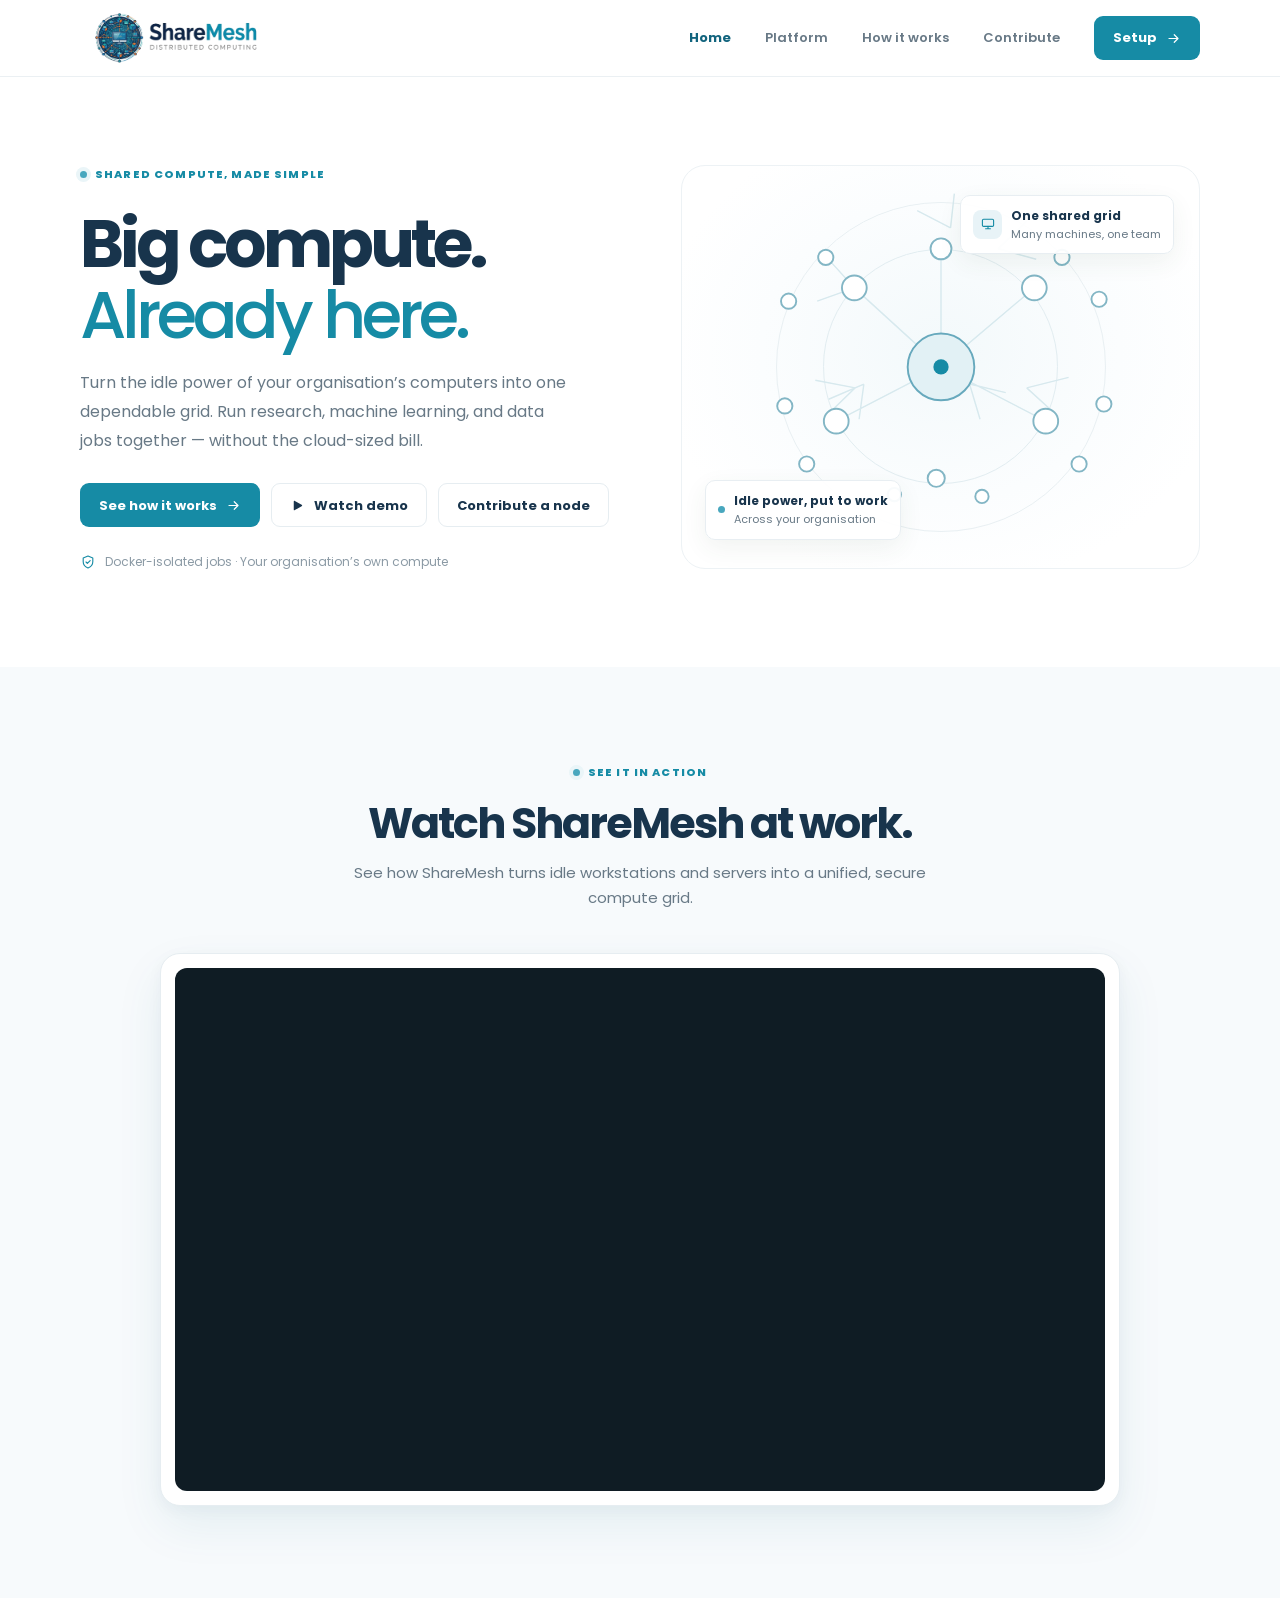
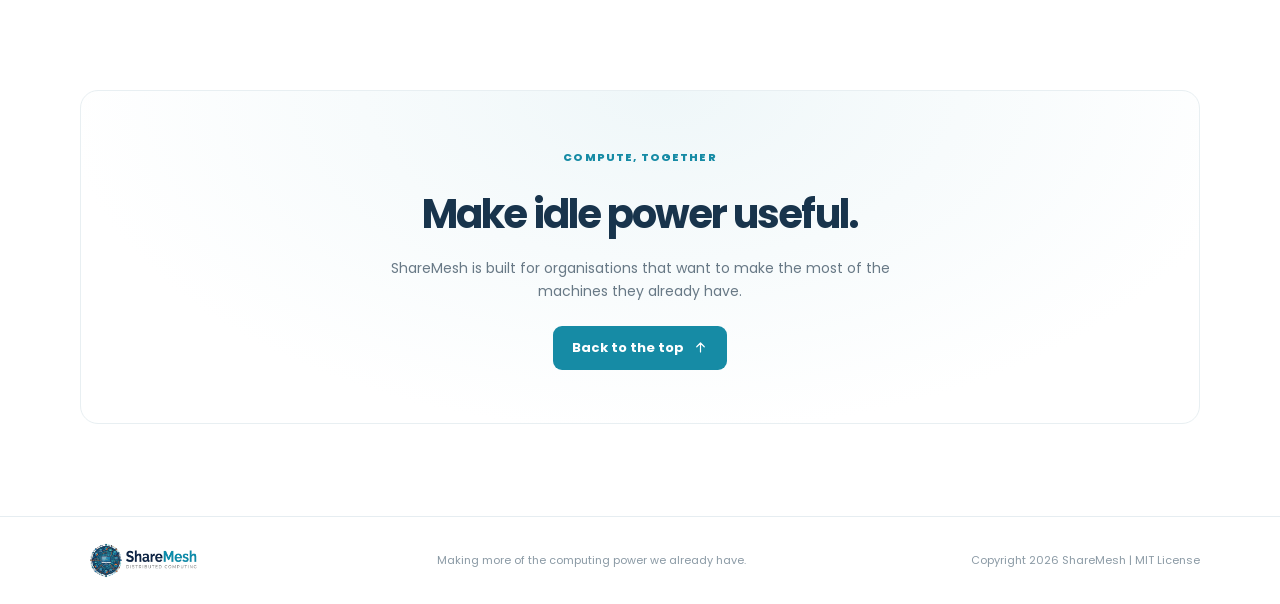
<file: index.html>
<!doctype html>
<html lang="en">
  <head>
    <meta charset="UTF-8" />
    <meta name="viewport" content="width=device-width, initial-scale=1" />
    <meta name="description" content="Turn idle workstations, servers, and laptops into a secure distributed compute grid." />
    <meta name="theme-color" content="#ffffff" />
    <link rel="icon" type="image/png" href="logo.png" />
    <link rel="preconnect" href="https://fonts.googleapis.com" />
    <link rel="preconnect" href="https://fonts.gstatic.com" crossorigin />
    <link href="https://fonts.googleapis.com/css2?family=Poppins:wght@400;500;600;700&display=swap" rel="stylesheet" />
    <link rel="stylesheet" href="site.css" />
    <title>ShareMesh - Compute, together.</title>
  </head>
  <body>
    <header class="site-header">
      <nav class="nav wrap" aria-label="Main navigation">
        <a class="brand" href="index.html#top" aria-label="ShareMesh home">
          <img class="brand-logo" src="logo.png" alt="ShareMesh" />
        </a>
        <button class="menu-toggle" type="button" aria-label="Open navigation menu" aria-expanded="false" aria-controls="nav-links">
          <svg width="19" height="19" viewBox="0 0 24 24" fill="none" aria-hidden="true">
            <path d="M4 7h16M4 12h16M4 17h16" stroke="currentColor" stroke-width="1.7" stroke-linecap="round" />
          </svg>
        </button>
        <div class="nav-links" id="nav-links">
          <a href="index.html" aria-current="page">Home</a>
          <a href="platform.html" >Platform</a>
          <a href="how-it-works.html" >How it works</a>
          <a href="contribute.html" >Contribute</a>
          <a class="button" href="setup.html" >
            Setup
            <svg width="15" height="15" viewBox="0 0 20 20" fill="none" aria-hidden="true">
              <path d="M4 10h12m-5-5 5 5-5 5" stroke="currentColor" stroke-width="1.6" stroke-linecap="round" stroke-linejoin="round" />
            </svg>
          </a>
        </div>
      </nav>
    </header>
    <main id="top">
<section class="hero wrap" aria-labelledby="hero-title">
        <div>
          <div class="eyebrow"><span class="eyebrow-dot"></span> Shared compute, made simple</div>
          <h1 id="hero-title">Big compute.<br /><span>Already here.</span></h1>
          <p class="hero-copy">
            Turn the idle power of your organisation’s computers into one
            dependable grid. Run research, machine learning, and data jobs
            together — without the cloud-sized bill.
          </p>
          <div class="hero-actions">
            <a class="button" href="how-it-works.html">
              See how it works
              <svg width="15" height="15" viewBox="0 0 20 20" fill="none" aria-hidden="true">
                <path d="M4 10h12m-5-5 5 5-5 5" stroke="currentColor" stroke-width="1.6" stroke-linecap="round" stroke-linejoin="round" />
              </svg>
            </a>
            <a class="button button-light" href="#demo">
              <svg width="15" height="15" viewBox="0 0 20 20" fill="currentColor" aria-hidden="true">
                <path d="M6.3 3.8A1 1 0 0 0 5 4.7v10.6a1 1 0 0 0 1.5.86l9-5.3a1 1 0 0 0 0-1.72l-9-5.3a1 1 0 0 0-.2-.14z" />
              </svg>
              Watch demo
            </a>
            <a class="button button-light" href="contribute.html">Contribute a node</a>
          </div>
          <div class="trust-note">
            <svg width="16" height="16" viewBox="0 0 20 20" fill="none" aria-hidden="true">
              <path d="M10 2.5 4 5v4.7c0 3.8 2.6 6.4 6 7.8 3.4-1.4 6-4 6-7.8V5l-6-2.5Z" stroke="currentColor" stroke-width="1.4" stroke-linejoin="round" />
              <path d="m7.5 10 1.7 1.7 3.5-3.5" stroke="currentColor" stroke-width="1.4" stroke-linecap="round" stroke-linejoin="round" />
            </svg>
            Docker-isolated jobs · Your organisation’s own compute
          </div>
        </div>

        <div class="hero-art" role="img" aria-label="A connected network of computers sharing compute power">
          <div class="art-label art-label-top">
            <span class="label-icon" aria-hidden="true">
              <svg width="16" height="16" viewBox="0 0 20 20" fill="none">
                <rect x="3" y="4" width="14" height="9" rx="1.5" stroke="currentColor" stroke-width="1.4" />
                <path d="M7 16h6m-3-3v3" stroke="currentColor" stroke-width="1.4" stroke-linecap="round" />
              </svg>
            </span>
            <span><strong>One shared grid</strong>Many machines, one team</span>
          </div>
          <svg class="network" viewBox="0 0 420 340" fill="none" aria-hidden="true">
            <path class="network-line" d="m210 170-91-83m91 83 98-83m-98 83-110 57m110-57 110 57m-110-57v-124m-91 41-29-32m29 32-39 14m190-55 30-29m-30 29 40 11m-190 135-32 31m32-31-42-8m222 8 33 30m-33-30 44-11m-124-157 4-36m-4 36-35-18m-56 182-5 37m5-37-37 16m148-16 11 37m-11-37 38 9" />
            <circle class="network-center" cx="210" cy="170" r="35" />
            <circle class="network-center-dot" cx="210" cy="170" r="8" />
            <circle class="network-node" cx="119" cy="87" r="13" />
            <circle class="network-node" cx="308" cy="87" r="13" />
            <circle class="network-node" cx="100" cy="227" r="13" />
            <circle class="network-node" cx="320" cy="227" r="13" />
            <circle class="network-node" cx="210" cy="46" r="11" />
            <circle class="network-node" cx="89" cy="55" r="8" />
            <circle class="network-node" cx="50" cy="101" r="8" />
            <circle class="network-node" cx="337" cy="55" r="8" />
            <circle class="network-node" cx="376" cy="99" r="8" />
            <circle class="network-node" cx="69" cy="272" r="8" />
            <circle class="network-node" cx="46" cy="211" r="8" />
            <circle class="network-node" cx="355" cy="272" r="8" />
            <circle class="network-node" cx="381" cy="209" r="8" />
            <circle class="network-node" cx="205" cy="287" r="9" />
            <circle class="network-node" cx="161" cy="304" r="7" />
            <circle class="network-node" cx="253" cy="306" r="7" />
          </svg>
          <div class="art-label art-label-bottom">
            <span class="live-dot" aria-hidden="true"></span>
            <span><strong>Idle power, put to work</strong>Across your organisation</span>
          </div>
        </div>
      </section>

      <section class="section section-soft" id="demo" aria-labelledby="demo-title">
        <div class="wrap">
          <div class="section-heading">
            <div class="eyebrow"><span class="eyebrow-dot"></span> See it in action</div>
            <h2 id="demo-title">Watch ShareMesh at work.</h2>
            <p>
              See how ShareMesh turns idle workstations and servers into a unified, secure compute grid.
            </p>
          </div>
          <div class="video-card">
            <div class="video-container">
              <iframe
                src="https://www.youtube.com/embed/z03ErOpGmQo"
                title="ShareMesh Tutorial - How it works"
                allow="accelerometer; autoplay; clipboard-write; encrypted-media; gyroscope; picture-in-picture; web-share"
                referrerpolicy="strict-origin-when-cross-origin"
                allowfullscreen
              ></iframe>
            </div>
          </div>
        </div>
      </section>

      <section class="section" id="get-started" aria-labelledby="cta-title">
        <div class="wrap">
          <div class="cta-panel">
            <div class="eyebrow">Compute, together</div>
            <h2 id="cta-title">Make idle power useful.</h2>
            <p>
              ShareMesh is built for organisations that want to make the most of
              the machines they already have.
            </p>
            <a class="button" href="index.html#top">
              Back to the top
              <svg width="15" height="15" viewBox="0 0 20 20" fill="none" aria-hidden="true">
                <path d="M10 16V4m-5 5 5-5 5 5" stroke="currentColor" stroke-width="1.6" stroke-linecap="round" stroke-linejoin="round" />
              </svg>
            </a>
          </div>
        </div>
      </section>
    </main>
    <footer class="site-footer">
      <div class="wrap footer-inner">
        <a class="brand" href="index.html#top" aria-label="ShareMesh home">
          <img class="brand-logo" src="logo.png" alt="ShareMesh distributed computing" />
        </a>
        <span>Making more of the computing power we already have.</span>
        <span>Copyright 2026 ShareMesh | MIT License</span>
      </div>
    </footer>
    <script src="site.js" defer></script>
  </body>
</html>
</file>
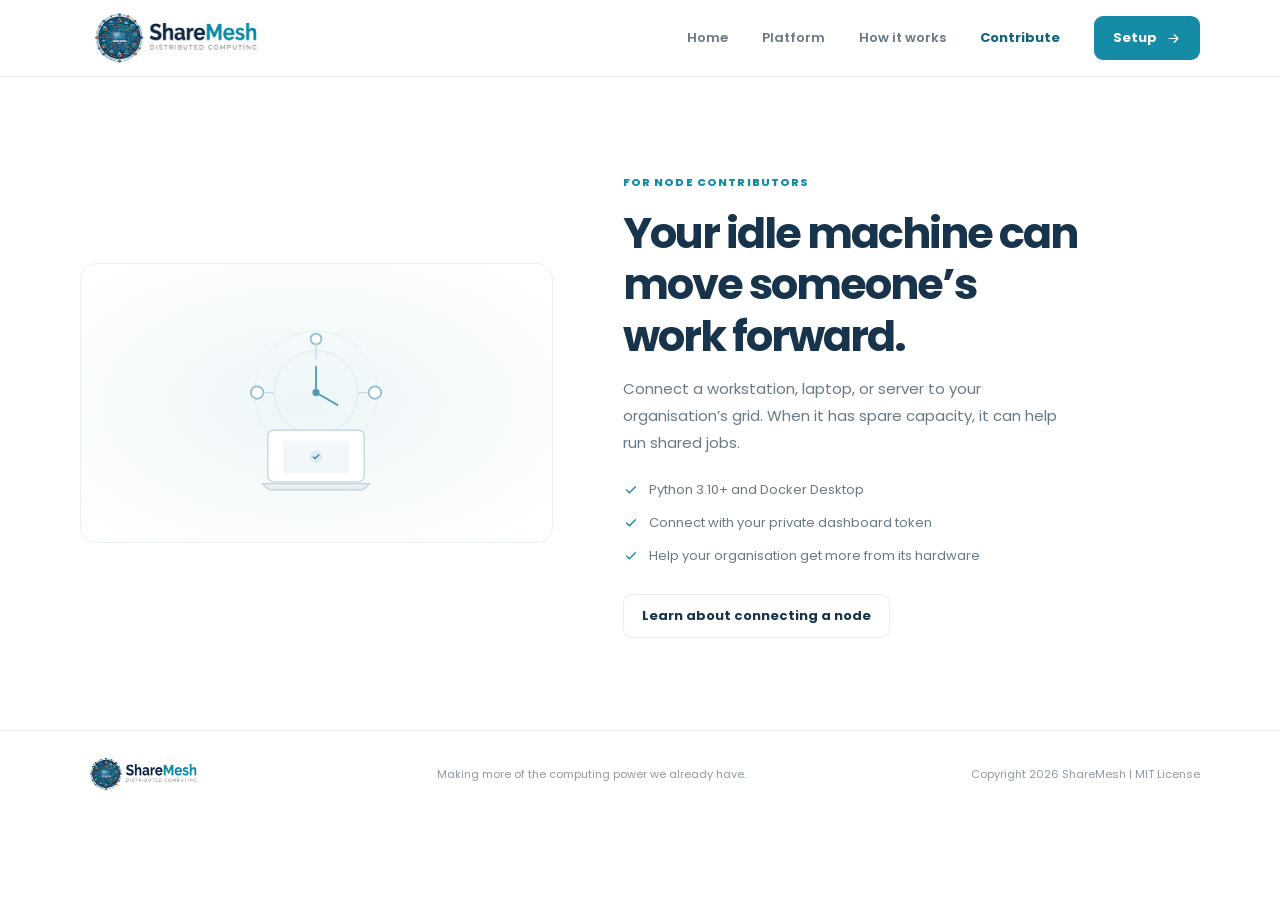
<file: contribute.html>
<!doctype html>
<html lang="en">
  <head>
    <meta charset="UTF-8" />
    <meta name="viewport" content="width=device-width, initial-scale=1" />
    <meta name="description" content="Connect an idle workstation, laptop, or server to your organisation's ShareMesh compute grid." />
    <meta name="theme-color" content="#ffffff" />
    <link rel="icon" type="image/png" href="logo.png" />
    <link rel="preconnect" href="https://fonts.googleapis.com" />
    <link rel="preconnect" href="https://fonts.gstatic.com" crossorigin />
    <link href="https://fonts.googleapis.com/css2?family=Poppins:wght@400;500;600;700&display=swap" rel="stylesheet" />
    <link rel="stylesheet" href="site.css" />
    <title>Contribute a node - ShareMesh</title>
  </head>
  <body>
    <header class="site-header">
      <nav class="nav wrap" aria-label="Main navigation">
        <a class="brand" href="index.html#top" aria-label="ShareMesh home">
          <img class="brand-logo" src="logo.png" alt="ShareMesh" />
        </a>
        <button class="menu-toggle" type="button" aria-label="Open navigation menu" aria-expanded="false" aria-controls="nav-links">
          <svg width="19" height="19" viewBox="0 0 24 24" fill="none" aria-hidden="true">
            <path d="M4 7h16M4 12h16M4 17h16" stroke="currentColor" stroke-width="1.7" stroke-linecap="round" />
          </svg>
        </button>
        <div class="nav-links" id="nav-links">
          <a href="index.html" >Home</a>
          <a href="platform.html" >Platform</a>
          <a href="how-it-works.html" >How it works</a>
          <a href="contribute.html" aria-current="page">Contribute</a>
          <a class="button" href="setup.html" >
            Setup
            <svg width="15" height="15" viewBox="0 0 20 20" fill="none" aria-hidden="true">
              <path d="M4 10h12m-5-5 5 5-5 5" stroke="currentColor" stroke-width="1.6" stroke-linecap="round" stroke-linejoin="round" />
            </svg>
          </a>
        </div>
      </nav>
    </header>
    <main id="top">
<section class="section" id="contributors" aria-labelledby="contribute-title">
        <div class="wrap contribute">
          <div class="contribute-art" role="img" aria-label="A laptop connecting to a shared compute network">
            <svg viewBox="0 0 280 200" fill="none" aria-hidden="true">
              <circle cx="140" cy="88" r="69" stroke="#e2edf1" />
              <circle cx="140" cy="88" r="47" stroke="#d7e8ee" />
              <path d="M140 59v29l24 14" stroke="#4c9bb1" stroke-width="2" stroke-linecap="round" stroke-linejoin="round" />
              <circle cx="140" cy="88" r="4" fill="#4c9bb1" />
              <rect x="86" y="130" width="108" height="58" rx="7" fill="#fff" stroke="#bcd5df" stroke-width="1.5" />
              <path d="M80 190h120l-8 7H88l-8-7Z" fill="#e6f0f4" stroke="#bcd5df" stroke-width="1.5" stroke-linejoin="round" />
              <path d="M103 142h74v36h-74z" fill="#f2f8fa" />
              <circle cx="140" cy="160" r="7" fill="#dcebf0" />
              <path d="m137 160 2 2 4-4" stroke="#287e96" stroke-width="1.5" stroke-linecap="round" stroke-linejoin="round" />
              <circle cx="74" cy="88" r="7" fill="#fff" stroke="#91bdcb" stroke-width="2" />
              <circle cx="206" cy="88" r="7" fill="#fff" stroke="#91bdcb" stroke-width="2" />
              <circle cx="140" cy="28" r="6" fill="#fff" stroke="#91bdcb" stroke-width="2" />
              <path d="M81 88h12m94 0h12M140 34v17" stroke="#c6dfe7" stroke-width="1.5" />
            </svg>
          </div>
          <div class="split-copy">
            <div class="eyebrow">For node contributors</div>
            <h2 id="contribute-title">Your idle machine can move someone’s work forward.</h2>
            <p>
              Connect a workstation, laptop, or server to your organisation’s
              grid. When it has spare capacity, it can help run shared jobs.
            </p>
            <ul class="check-list">
              <li>
                <svg width="16" height="16" viewBox="0 0 20 20" fill="none" aria-hidden="true">
                  <path d="m4.5 10 3.5 3.5 7.5-7.5" stroke="currentColor" stroke-width="1.7" stroke-linecap="round" stroke-linejoin="round" />
                </svg>
                Python 3.10+ and Docker Desktop
              </li>
              <li>
                <svg width="16" height="16" viewBox="0 0 20 20" fill="none" aria-hidden="true">
                  <path d="m4.5 10 3.5 3.5 7.5-7.5" stroke="currentColor" stroke-width="1.7" stroke-linecap="round" stroke-linejoin="round" />
                </svg>
                Connect with your private dashboard token
              </li>
              <li>
                <svg width="16" height="16" viewBox="0 0 20 20" fill="none" aria-hidden="true">
                  <path d="m4.5 10 3.5 3.5 7.5-7.5" stroke="currentColor" stroke-width="1.7" stroke-linecap="round" stroke-linejoin="round" />
                </svg>
                Help your organisation get more from its hardware
              </li>
            </ul>
            <a class="button button-light" href="setup.html">Learn about connecting a node</a>
          </div>
        </div>
      </section>
    </main>
    <footer class="site-footer">
      <div class="wrap footer-inner">
        <a class="brand" href="index.html#top" aria-label="ShareMesh home">
          <img class="brand-logo" src="logo.png" alt="ShareMesh distributed computing" />
        </a>
        <span>Making more of the computing power we already have.</span>
        <span>Copyright 2026 ShareMesh | MIT License</span>
      </div>
    </footer>
    <script src="site.js" defer></script>
  </body>
</html>
</file>
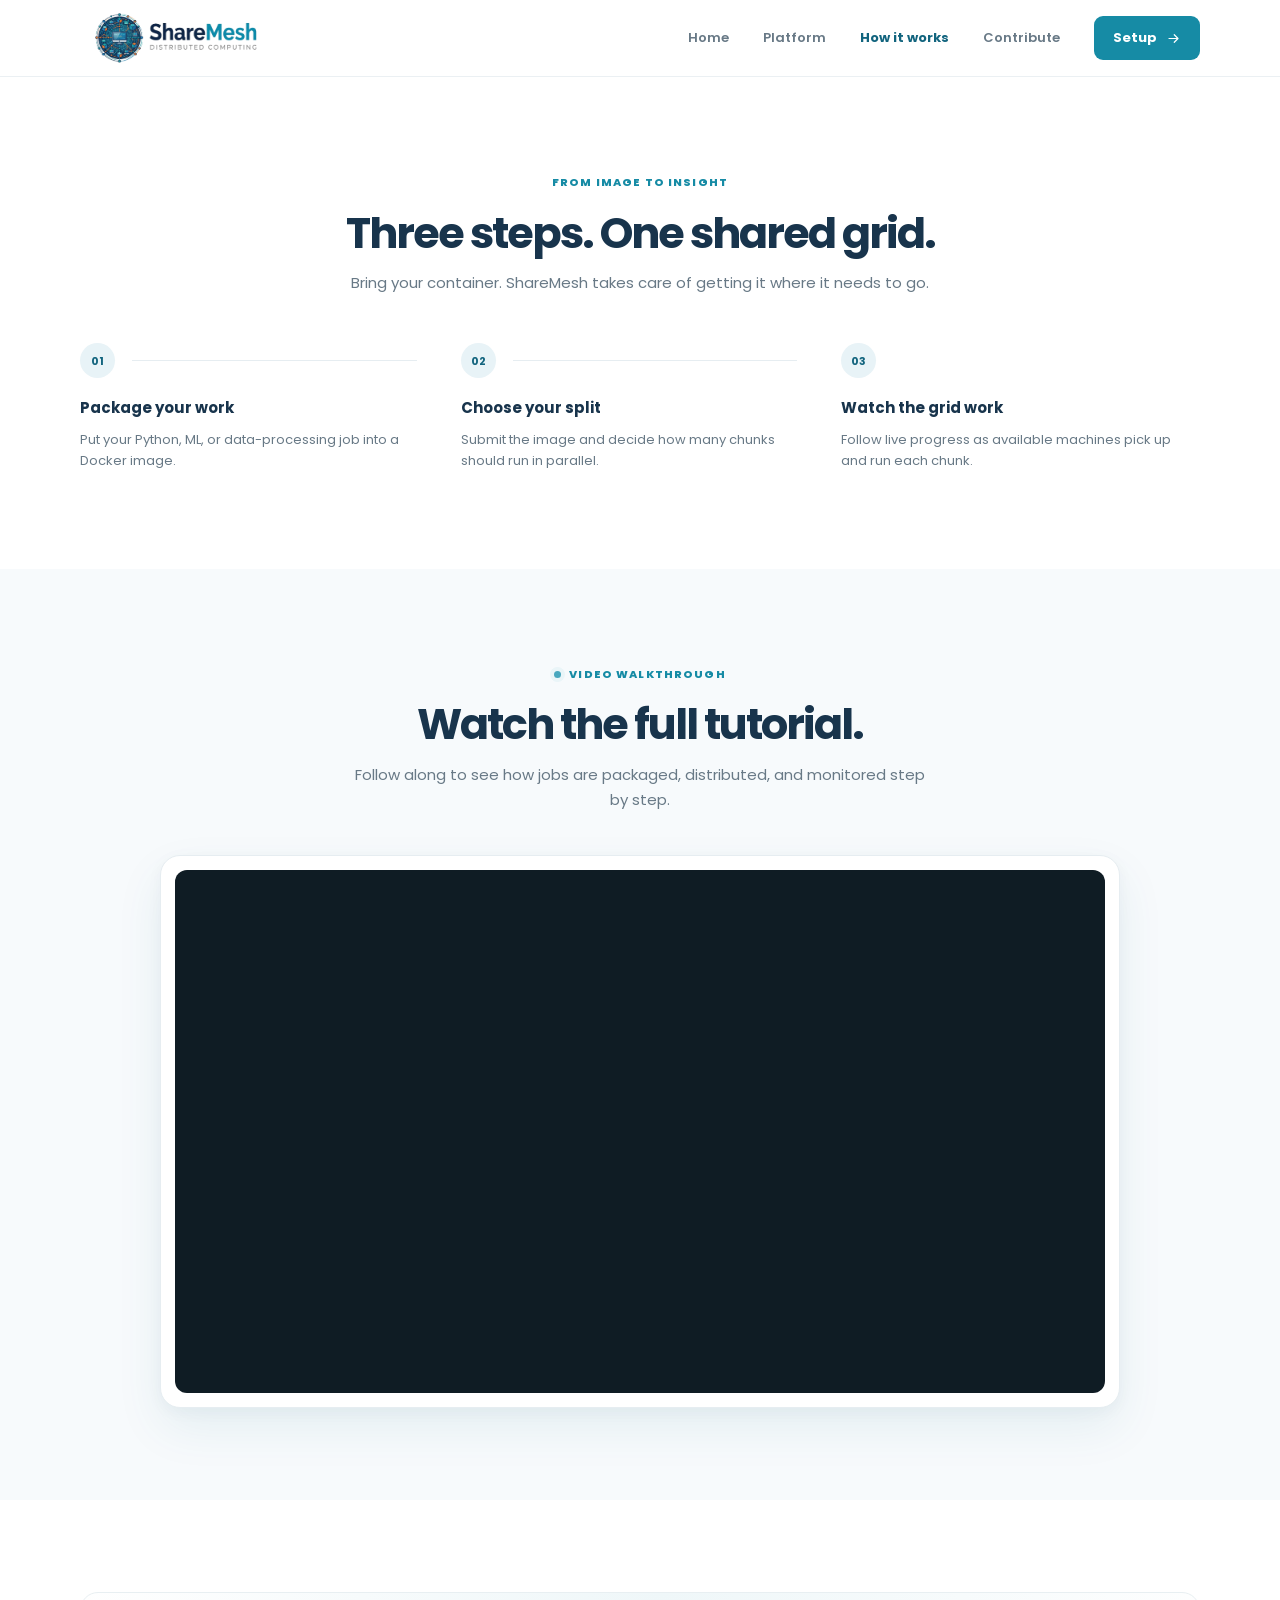
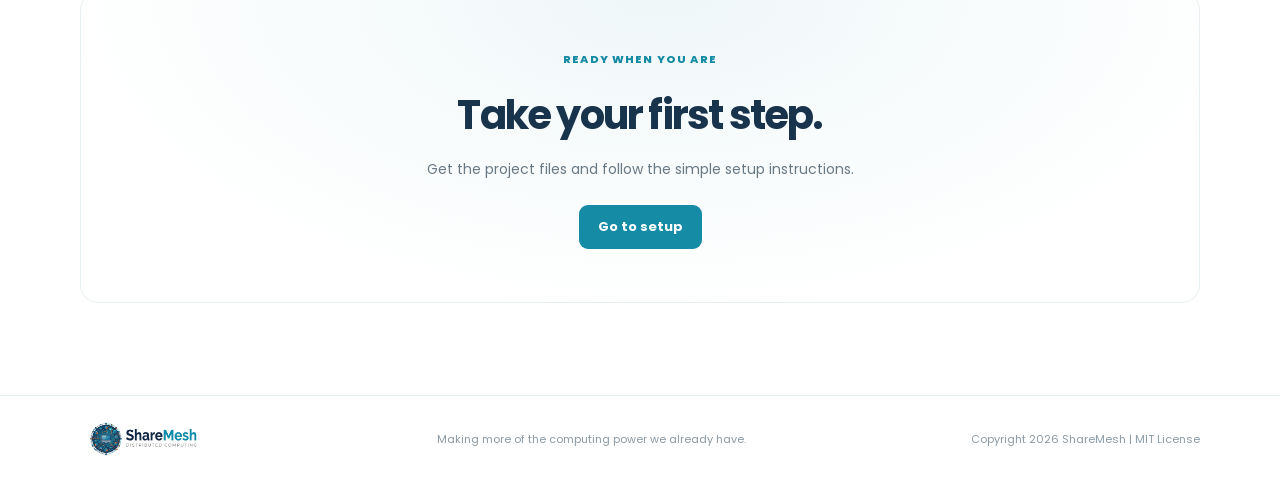
<file: how-it-works.html>
<!doctype html>
<html lang="en">
  <head>
    <meta charset="UTF-8" />
    <meta name="viewport" content="width=device-width, initial-scale=1" />
    <meta name="description" content="Learn how to package a compute job, split it into chunks, and run it across the ShareMesh grid." />
    <meta name="theme-color" content="#ffffff" />
    <link rel="icon" type="image/png" href="logo.png" />
    <link rel="preconnect" href="https://fonts.googleapis.com" />
    <link rel="preconnect" href="https://fonts.gstatic.com" crossorigin />
    <link href="https://fonts.googleapis.com/css2?family=Poppins:wght@400;500;600;700&display=swap" rel="stylesheet" />
    <link rel="stylesheet" href="site.css" />
    <title>How it works - ShareMesh</title>
  </head>
  <body>
    <header class="site-header">
      <nav class="nav wrap" aria-label="Main navigation">
        <a class="brand" href="index.html#top" aria-label="ShareMesh home">
          <img class="brand-logo" src="logo.png" alt="ShareMesh" />
        </a>
        <button class="menu-toggle" type="button" aria-label="Open navigation menu" aria-expanded="false" aria-controls="nav-links">
          <svg width="19" height="19" viewBox="0 0 24 24" fill="none" aria-hidden="true">
            <path d="M4 7h16M4 12h16M4 17h16" stroke="currentColor" stroke-width="1.7" stroke-linecap="round" />
          </svg>
        </button>
        <div class="nav-links" id="nav-links">
          <a href="index.html" >Home</a>
          <a href="platform.html" >Platform</a>
          <a href="how-it-works.html" aria-current="page">How it works</a>
          <a href="contribute.html" >Contribute</a>
          <a class="button" href="setup.html" >
            Setup
            <svg width="15" height="15" viewBox="0 0 20 20" fill="none" aria-hidden="true">
              <path d="M4 10h12m-5-5 5 5-5 5" stroke="currentColor" stroke-width="1.6" stroke-linecap="round" stroke-linejoin="round" />
            </svg>
          </a>
        </div>
      </nav>
    </header>
    <main id="top">
<section class="section" id="how-it-works" aria-labelledby="steps-title">
        <div class="wrap">
          <div class="section-heading">
            <div class="eyebrow">From image to insight</div>
            <h2 id="steps-title">Three steps. One shared grid.</h2>
            <p>Bring your container. ShareMesh takes care of getting it where it needs to go.</p>
          </div>
          <div class="steps">
            <article class="step">
              <h3>Package your work</h3>
              <p>Put your Python, ML, or data-processing job into a Docker image.</p>
            </article>
            <article class="step">
              <h3>Choose your split</h3>
              <p>Submit the image and decide how many chunks should run in parallel.</p>
            </article>
            <article class="step">
              <h3>Watch the grid work</h3>
              <p>Follow live progress as available machines pick up and run each chunk.</p>
            </article>
          </div>
        </div>
      </section>
      <section class="section section-soft" id="video-tutorial" aria-labelledby="tutorial-title">
        <div class="wrap">
          <div class="section-heading">
            <div class="eyebrow"><span class="eyebrow-dot"></span> Video Walkthrough</div>
            <h2 id="tutorial-title">Watch the full tutorial.</h2>
            <p>Follow along to see how jobs are packaged, distributed, and monitored step by step.</p>
          </div>
          <div class="video-card">
            <div class="video-container">
              <iframe
                src="https://www.youtube.com/embed/z03ErOpGmQo"
                title="ShareMesh Tutorial - How it works"
                allow="accelerometer; autoplay; clipboard-write; encrypted-media; gyroscope; picture-in-picture; web-share"
                referrerpolicy="strict-origin-when-cross-origin"
                allowfullscreen
              ></iframe>
            </div>
          </div>
        </div>
      </section>

      <section class="section" aria-label="Continue to setup">
        <div class="wrap">
          <div class="cta-panel">
            <div class="eyebrow">Ready when you are</div>
            <h2>Take your first step.</h2>
            <p>Get the project files and follow the simple setup instructions.</p>
            <a class="button" href="setup.html">Go to setup</a>
          </div>
        </div>
      </section>
    </main>
    <footer class="site-footer">
      <div class="wrap footer-inner">
        <a class="brand" href="index.html#top" aria-label="ShareMesh home">
          <img class="brand-logo" src="logo.png" alt="ShareMesh distributed computing" />
        </a>
        <span>Making more of the computing power we already have.</span>
        <span>Copyright 2026 ShareMesh | MIT License</span>
      </div>
    </footer>
    <script src="site.js" defer></script>
  </body>
</html>
</file>
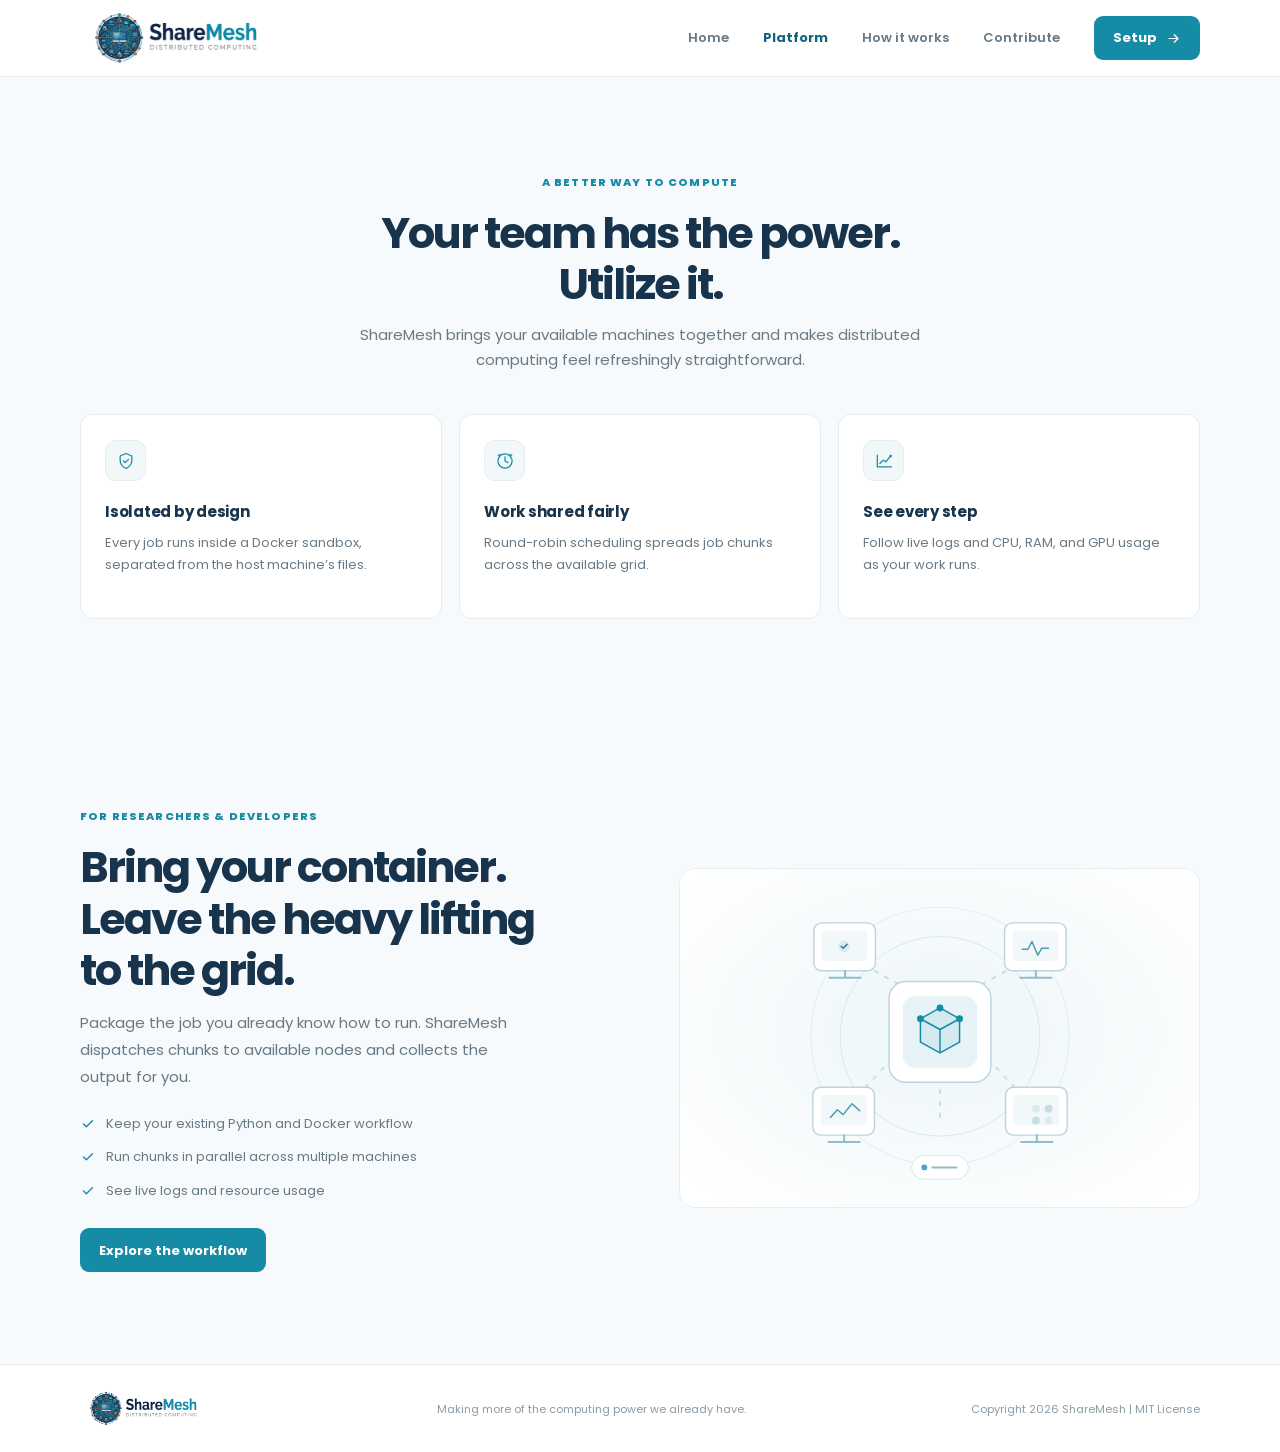
<file: platform.html>
<!doctype html>
<html lang="en">
  <head>
    <meta charset="UTF-8" />
    <meta name="viewport" content="width=device-width, initial-scale=1" />
    <meta name="description" content="Explore how ShareMesh securely distributes compute jobs across your organisation's machines." />
    <meta name="theme-color" content="#ffffff" />
    <link rel="icon" type="image/png" href="logo.png" />
    <link rel="preconnect" href="https://fonts.googleapis.com" />
    <link rel="preconnect" href="https://fonts.gstatic.com" crossorigin />
    <link href="https://fonts.googleapis.com/css2?family=Poppins:wght@400;500;600;700&display=swap" rel="stylesheet" />
    <link rel="stylesheet" href="site.css" />
    <title>Platform - ShareMesh</title>
  </head>
  <body>
    <header class="site-header">
      <nav class="nav wrap" aria-label="Main navigation">
        <a class="brand" href="index.html#top" aria-label="ShareMesh home">
          <img class="brand-logo" src="logo.png" alt="ShareMesh" />
        </a>
        <button class="menu-toggle" type="button" aria-label="Open navigation menu" aria-expanded="false" aria-controls="nav-links">
          <svg width="19" height="19" viewBox="0 0 24 24" fill="none" aria-hidden="true">
            <path d="M4 7h16M4 12h16M4 17h16" stroke="currentColor" stroke-width="1.7" stroke-linecap="round" />
          </svg>
        </button>
        <div class="nav-links" id="nav-links">
          <a href="index.html" >Home</a>
          <a href="platform.html" aria-current="page">Platform</a>
          <a href="how-it-works.html" >How it works</a>
          <a href="contribute.html" >Contribute</a>
          <a class="button" href="setup.html" >
            Setup
            <svg width="15" height="15" viewBox="0 0 20 20" fill="none" aria-hidden="true">
              <path d="M4 10h12m-5-5 5 5-5 5" stroke="currentColor" stroke-width="1.6" stroke-linecap="round" stroke-linejoin="round" />
            </svg>
          </a>
        </div>
      </nav>
    </header>
    <main id="top">
<section class="section section-soft" id="platform" aria-labelledby="platform-title">
        <div class="wrap">
          <div class="section-heading">
            <div class="eyebrow">A better way to compute</div>
            <h2 id="platform-title">Your team has the power.<br />Utilize it.</h2>
            <p>
              ShareMesh brings your available machines together and makes
              distributed computing feel refreshingly straightforward.
            </p>
          </div>
          <div class="features">
            <article class="feature-card">
              <div class="feature-icon" aria-hidden="true">
                <svg width="20" height="20" viewBox="0 0 24 24" fill="none">
                  <path d="M12 3 5 6v5.5c0 4.5 3 7.6 7 9.5 4-1.9 7-5 7-9.5V6l-7-3Z" stroke="currentColor" stroke-width="1.5" stroke-linejoin="round" />
                  <path d="m9 12 2 2 4-4" stroke="currentColor" stroke-width="1.5" stroke-linecap="round" stroke-linejoin="round" />
                </svg>
              </div>
              <h3>Isolated by design</h3>
              <p>Every job runs inside a Docker sandbox, separated from the host machine’s files.</p>
            </article>
            <article class="feature-card">
              <div class="feature-icon" aria-hidden="true">
                <svg width="20" height="20" viewBox="0 0 24 24" fill="none">
                  <circle cx="12" cy="12" r="8.5" stroke="currentColor" stroke-width="1.5" />
                  <path d="M12 7v5l3.5 2" stroke="currentColor" stroke-width="1.5" stroke-linecap="round" stroke-linejoin="round" />
                  <path d="M4 5.5 6 4m14 1.5L18 4" stroke="currentColor" stroke-width="1.5" stroke-linecap="round" />
                </svg>
              </div>
              <h3>Work shared fairly</h3>
              <p>Round-robin scheduling spreads job chunks across the available grid.</p>
            </article>
            <article class="feature-card">
              <div class="feature-icon" aria-hidden="true">
                <svg width="20" height="20" viewBox="0 0 24 24" fill="none">
                  <path d="M4 19V5m0 14h17" stroke="currentColor" stroke-width="1.5" stroke-linecap="round" />
                  <path d="m7 15 4-4 3 2 6-7" stroke="currentColor" stroke-width="1.5" stroke-linecap="round" stroke-linejoin="round" />
                  <circle cx="20" cy="6" r="1.5" fill="currentColor" />
                </svg>
              </div>
              <h3>See every step</h3>
              <p>Follow live logs and CPU, RAM, and GPU usage as your work runs.</p>
            </article>
          </div>
        </div>
      </section>

<section class="section section-soft" aria-labelledby="job-title">
        <div class="wrap split">
          <div class="split-copy">
            <div class="eyebrow">For researchers &amp; developers</div>
            <h2 id="job-title">Bring your container. Leave the heavy lifting to the grid.</h2>
            <p>
              Package the job you already know how to run. ShareMesh dispatches
              chunks to available nodes and collects the output for you.
            </p>
            <ul class="check-list">
              <li>
                <svg width="16" height="16" viewBox="0 0 20 20" fill="none" aria-hidden="true">
                  <path d="m4.5 10 3.5 3.5 7.5-7.5" stroke="currentColor" stroke-width="1.7" stroke-linecap="round" stroke-linejoin="round" />
                </svg>
                Keep your existing Python and Docker workflow
              </li>
              <li>
                <svg width="16" height="16" viewBox="0 0 20 20" fill="none" aria-hidden="true">
                  <path d="m4.5 10 3.5 3.5 7.5-7.5" stroke="currentColor" stroke-width="1.7" stroke-linecap="round" stroke-linejoin="round" />
                </svg>
                Run chunks in parallel across multiple machines
              </li>
              <li>
                <svg width="16" height="16" viewBox="0 0 20 20" fill="none" aria-hidden="true">
                  <path d="m4.5 10 3.5 3.5 7.5-7.5" stroke="currentColor" stroke-width="1.7" stroke-linecap="round" stroke-linejoin="round" />
                </svg>
                See live logs and resource usage
              </li>
            </ul>
            <a class="button" href="how-it-works.html">Explore the workflow</a>
          </div>

          <div class="compute-art" role="img" aria-label="A Docker job being distributed across connected computers">
            <svg viewBox="0 0 460 340" fill="none" aria-hidden="true">
              <circle cx="230" cy="168" r="132" stroke="#e2edf1" />
              <circle cx="230" cy="168" r="102" stroke="#d7e8ee" />
              <path d="M230 138 132 84m98 54 99-54m-99 54-100 108m100-108 100 108m-100-108v118" stroke="#c6dfe7" stroke-width="2" stroke-dasharray="5 7" />

              <rect x="178" y="112" width="104" height="103" rx="17" fill="#fff" stroke="#bcd5df" stroke-width="1.5" />
              <rect x="192" y="127" width="76" height="73" rx="12" fill="#e8f3f7" />
              <path d="m230 139 20 11v24l-20 11-20-11v-24l20-11Z" fill="#d3eaf0" stroke="#168ba5" stroke-width="1.5" stroke-linejoin="round" />
              <path d="m210 150 20 11 20-11m-20 11v24" stroke="#168ba5" stroke-width="1.5" stroke-linejoin="round" />
              <circle cx="230" cy="139" r="3.5" fill="#168ba5" />
              <circle cx="210" cy="150" r="3.5" fill="#168ba5" />
              <circle cx="250" cy="150" r="3.5" fill="#168ba5" />

              <rect x="101" y="52" width="63" height="49" rx="8" fill="#fff" stroke="#bcd5df" stroke-width="1.5" />
              <rect x="109" y="60" width="47" height="31" rx="4" fill="#f2f8fa" />
              <path d="M122 108h21m-10-7v7m-16 0h32" stroke="#91bdcb" stroke-width="2" stroke-linecap="round" />
              <circle cx="132" cy="76" r="6" fill="#dcebf0" />
              <path d="m129 76 2 2 4-4" stroke="#287e96" stroke-width="1.5" stroke-linecap="round" stroke-linejoin="round" />

              <rect x="296" y="52" width="63" height="49" rx="8" fill="#fff" stroke="#bcd5df" stroke-width="1.5" />
              <rect x="304" y="60" width="47" height="31" rx="4" fill="#f2f8fa" />
              <path d="M317 108h21m-10-7v7m-16 0h32" stroke="#91bdcb" stroke-width="2" stroke-linecap="round" />
              <path d="M314 79h6l4-8 6 14 4-7h7" stroke="#4c9bb1" stroke-width="1.5" stroke-linecap="round" stroke-linejoin="round" />

              <rect x="100" y="220" width="63" height="49" rx="8" fill="#fff" stroke="#bcd5df" stroke-width="1.5" />
              <rect x="108" y="228" width="47" height="31" rx="4" fill="#f2f8fa" />
              <path d="M121 276h21m-10-7v7m-16 0h32" stroke="#91bdcb" stroke-width="2" stroke-linecap="round" />
              <path d="m118 251 7-8 6 5 9-11 8 7" stroke="#4c9bb1" stroke-width="1.5" stroke-linecap="round" stroke-linejoin="round" />

              <rect x="297" y="220" width="63" height="49" rx="8" fill="#fff" stroke="#bcd5df" stroke-width="1.5" />
              <rect x="305" y="228" width="47" height="31" rx="4" fill="#f2f8fa" />
              <path d="M318 276h21m-10-7v7m-16 0h32" stroke="#91bdcb" stroke-width="2" stroke-linecap="round" />
              <circle cx="328" cy="242" r="4" fill="#dcebf0" />
              <circle cx="341" cy="242" r="4" fill="#c6dfe7" />
              <circle cx="328" cy="254" r="4" fill="#c6dfe7" />
              <circle cx="341" cy="254" r="4" fill="#dcebf0" />

              <rect x="201" y="290" width="58" height="24" rx="12" fill="#fff" stroke="#d7e8ee" />
              <circle cx="214" cy="302" r="3" fill="#48a7be" />
              <path d="M222 302h25" stroke="#91bdcb" stroke-width="2" stroke-linecap="round" />
            </svg>
          </div>
        </div>
      </section>
    </main>
    <footer class="site-footer">
      <div class="wrap footer-inner">
        <a class="brand" href="index.html#top" aria-label="ShareMesh home">
          <img class="brand-logo" src="logo.png" alt="ShareMesh distributed computing" />
        </a>
        <span>Making more of the computing power we already have.</span>
        <span>Copyright 2026 ShareMesh | MIT License</span>
      </div>
    </footer>
    <script src="site.js" defer></script>
  </body>
</html>
</file>
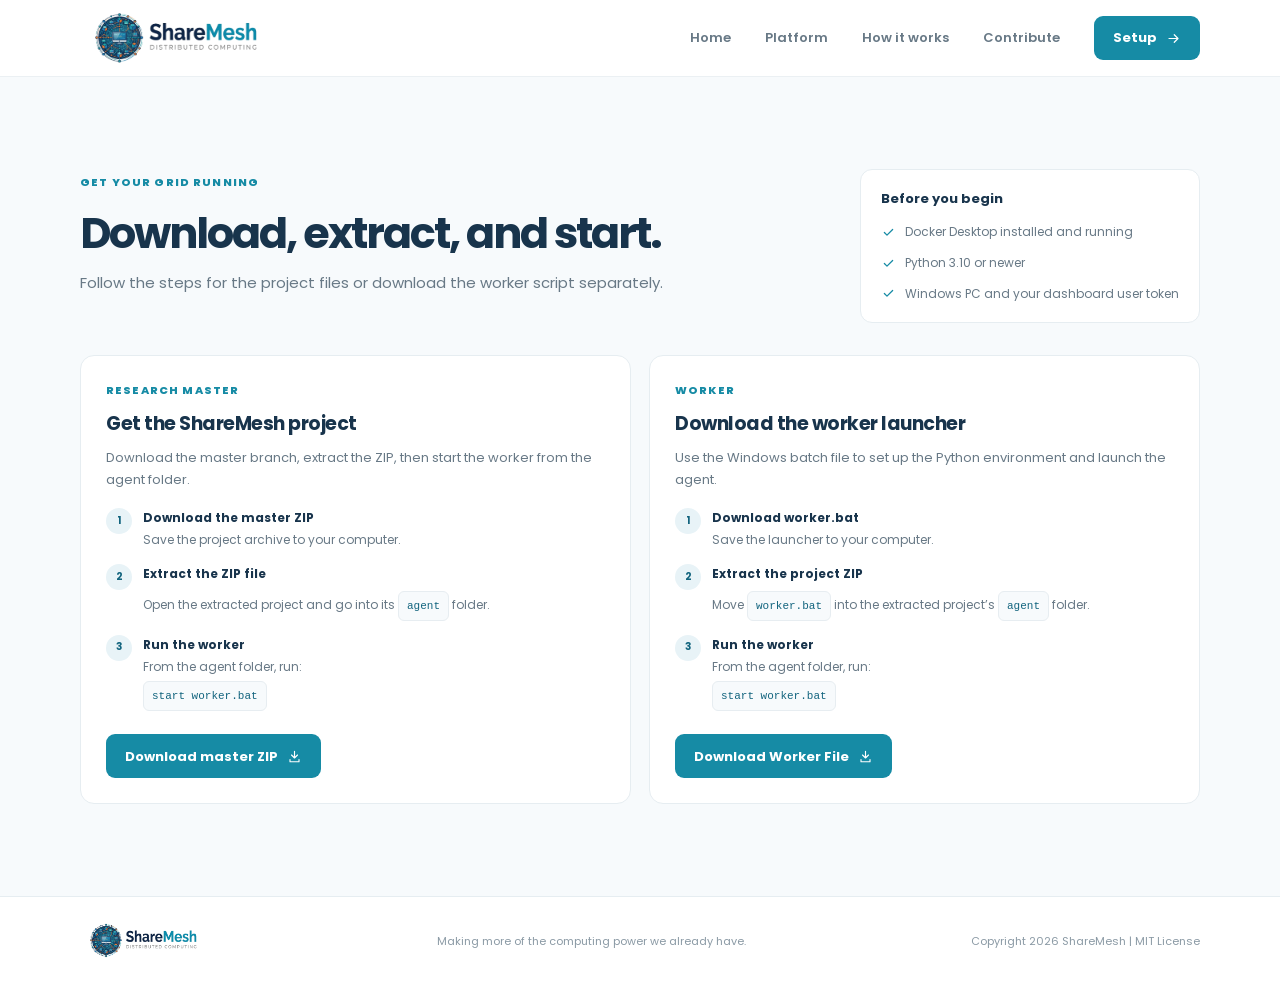
<file: setup.html>
<!doctype html>
<html lang="en">
  <head>
    <meta charset="UTF-8" />
    <meta name="viewport" content="width=device-width, initial-scale=1" />
    <meta name="description" content="Check prerequisites and download the ShareMesh project and worker launcher." />
    <meta name="theme-color" content="#ffffff" />
    <link rel="icon" type="image/png" href="logo.png" />
    <link rel="preconnect" href="https://fonts.googleapis.com" />
    <link rel="preconnect" href="https://fonts.gstatic.com" crossorigin />
    <link href="https://fonts.googleapis.com/css2?family=Poppins:wght@400;500;600;700&display=swap" rel="stylesheet" />
    <link rel="stylesheet" href="site.css" />
    <title>Setup - ShareMesh</title>
  </head>
  <body>
    <header class="site-header">
      <nav class="nav wrap" aria-label="Main navigation">
        <a class="brand" href="index.html#top" aria-label="ShareMesh home">
          <img class="brand-logo" src="logo.png" alt="ShareMesh" />
        </a>
        <button class="menu-toggle" type="button" aria-label="Open navigation menu" aria-expanded="false" aria-controls="nav-links">
          <svg width="19" height="19" viewBox="0 0 24 24" fill="none" aria-hidden="true">
            <path d="M4 7h16M4 12h16M4 17h16" stroke="currentColor" stroke-width="1.7" stroke-linecap="round" />
          </svg>
        </button>
        <div class="nav-links" id="nav-links">
          <a href="index.html" >Home</a>
          <a href="platform.html" >Platform</a>
          <a href="how-it-works.html" >How it works</a>
          <a href="contribute.html" >Contribute</a>
          <a class="button" href="setup.html" aria-current="page">
            Setup
            <svg width="15" height="15" viewBox="0 0 20 20" fill="none" aria-hidden="true">
              <path d="M4 10h12m-5-5 5 5-5 5" stroke="currentColor" stroke-width="1.6" stroke-linecap="round" stroke-linejoin="round" />
            </svg>
          </a>
        </div>
      </nav>
    </header>
    <main id="top">
<section class="section section-soft" id="setup" aria-labelledby="setup-title">
        <div class="wrap">
          <div class="setup-intro">
            <div class="section-heading">
              <div class="eyebrow">Get your grid running</div>
              <h2 id="setup-title">Download, extract, and start.</h2>
              <p>Follow the steps for the project files or download the worker script separately.</p>
            </div>
            <aside class="prerequisites" aria-label="Prerequisites">
              <h3>Before you begin</h3>
              <div class="prerequisite">
                <svg width="15" height="15" viewBox="0 0 20 20" fill="none" aria-hidden="true">
                  <path d="m4.5 10 3.5 3.5 7.5-7.5" stroke="currentColor" stroke-width="1.7" stroke-linecap="round" stroke-linejoin="round" />
                </svg>
                Docker Desktop installed and running
              </div>
              <div class="prerequisite">
                <svg width="15" height="15" viewBox="0 0 20 20" fill="none" aria-hidden="true">
                  <path d="m4.5 10 3.5 3.5 7.5-7.5" stroke="currentColor" stroke-width="1.7" stroke-linecap="round" stroke-linejoin="round" />
                </svg>
                Python 3.10 or newer
              </div>
              <div class="prerequisite">
                <svg width="15" height="15" viewBox="0 0 20 20" fill="none" aria-hidden="true">
                  <path d="m4.5 10 3.5 3.5 7.5-7.5" stroke="currentColor" stroke-width="1.7" stroke-linecap="round" stroke-linejoin="round" />
                </svg>
                Windows PC and your dashboard user token
              </div>
            </aside>
          </div>

          <div class="setup-cards">
            <article class="setup-card">
              <div class="eyebrow">Research master</div>
              <h3>Get the ShareMesh project</h3>
              <p>Download the master branch, extract the ZIP, then start the worker from the agent folder.</p>
              <ol class="setup-list">
                <li>
                  <span class="setup-number">1</span>
                  <span><strong>Download the master ZIP</strong>Save the project archive to your computer.</span>
                </li>
                <li>
                  <span class="setup-number">2</span>
                  <span><strong>Extract the ZIP file</strong>Open the extracted project and go into its <code>agent</code> folder.</span>
                </li>
                <li>
                  <span class="setup-number">3</span>
                  <span><strong>Run the worker</strong>From the agent folder, run:<br /><code>start worker.bat</code></span>
                </li>
              </ol>
              <div class="setup-actions">
                <a
                  class="button"
                  href="https://github.com/sharemesh-org/sharemesh/archive/refs/heads/master.zip"
                  download
                  target="_blank"
                  rel="noopener noreferrer"
                >
                  Download master ZIP
                  <svg width="15" height="15" viewBox="0 0 20 20" fill="none" aria-hidden="true">
                    <path d="M10 3v9m-4-4 4 4 4-4M4 14v3h12v-3" stroke="currentColor" stroke-width="1.5" stroke-linecap="round" stroke-linejoin="round" />
                  </svg>
                </a>
              </div>
            </article>

            <article class="setup-card">
              <div class="eyebrow">Worker</div>
              <h3>Download the worker launcher</h3>
              <p>Use the Windows batch file to set up the Python environment and launch the agent.</p>
              <ol class="setup-list">
                <li>
                  <span class="setup-number">1</span>
                  <span><strong>Download worker.bat</strong>Save the launcher to your computer.</span>
                </li>
                <li>
                  <span class="setup-number">2</span>
                  <span><strong>Extract the project ZIP</strong>Move <code>worker.bat</code> into the extracted project’s <code>agent</code> folder.</span>
                </li>
                <li>
                  <span class="setup-number">3</span>
                  <span><strong>Run the worker</strong>From the agent folder, run:<br /><code>start worker.bat</code></span>
                </li>
              </ol>
              <div class="setup-actions">
                <a class="button" href="worker.bat" download>
                  Download Worker File
                  <svg width="15" height="15" viewBox="0 0 20 20" fill="none" aria-hidden="true">
                    <path d="M10 3v9m-4-4 4 4 4-4M4 14v3h12v-3" stroke="currentColor" stroke-width="1.5" stroke-linecap="round" stroke-linejoin="round" />
                  </svg>
                </a>
              </div>
            </article>
          </div>
        </div>
      </section>
    </main>
    <footer class="site-footer">
      <div class="wrap footer-inner">
        <a class="brand" href="index.html#top" aria-label="ShareMesh home">
          <img class="brand-logo" src="logo.png" alt="ShareMesh distributed computing" />
        </a>
        <span>Making more of the computing power we already have.</span>
        <span>Copyright 2026 ShareMesh | MIT License</span>
      </div>
    </footer>
    <script src="site.js" defer></script>
  </body>
</html>
</file>
<file: site.css>
:root {
        color-scheme: light;
        --ink: #18344c;
        --body: #687986;
        --muted: #8b9aa5;
        --line: #e6edf1;
        --paper: #ffffff;
        --wash: #f7fafc;
        --blue-soft: #e8f3f7;
        --blue: #168ba5;
        --blue-dark: #12647e;
        --blue-light: #d5edf3;
        --shadow: 0 18px 55px rgba(34, 79, 101, 0.09);
        font-family: "Poppins", ui-sans-serif, system-ui, sans-serif;
        font-synthesis: none;
        text-rendering: optimizeLegibility;
        -webkit-font-smoothing: antialiased;
        -moz-osx-font-smoothing: grayscale;
      }

      *,
      *::before,
      *::after {
        box-sizing: border-box;
      }

      html {
        scroll-behavior: smooth;
        scroll-padding-top: 92px;
      }

      body {
        margin: 0;
        background: var(--paper);
        color: var(--ink);
        font-size: 15px;
        line-height: 1.65;
      }

      a {
        color: inherit;
        text-decoration: none;
      }

      button,
      a {
        -webkit-tap-highlight-color: transparent;
      }

      button {
        font: inherit;
      }

      .wrap {
        width: min(1120px, calc(100% - 48px));
        margin-inline: auto;
      }

      .site-header {
        position: sticky;
        z-index: 5;
        top: 0;
        border-bottom: 1px solid rgba(230, 237, 241, 0.8);
        background: rgba(255, 255, 255, 0.92);
        backdrop-filter: blur(16px);
      }

      .nav {
        display: flex;
        min-height: 76px;
        align-items: center;
        justify-content: space-between;
      }

      .brand {
        display: inline-flex;
        align-items: center;
        gap: 10px;
        color: var(--ink);
        font-size: 19px;
        font-weight: 730;
        letter-spacing: -0.8px;
      }

      .brand-logo {
        display: block;
        width: 200px;
        max-height: 74px;
        object-fit: contain;
      }

      .nav-links {
        display: flex;
        align-items: center;
        gap: 34px;
        color: var(--body);
        font-size: 13px;
        font-weight: 550;
      }

      .nav-links a:not(.button):hover,
      .text-link:hover {
        color: var(--blue-dark);
      }

      .button {
        display: inline-flex;
        min-height: 44px;
        align-items: center;
        justify-content: center;
        gap: 9px;
        padding: 0 18px;
        border: 1px solid transparent;
        border-radius: 9px;
        background: var(--blue);
        color: white;
        font-size: 13px;
        font-weight: 650;
        transition:
          background 160ms ease,
          transform 160ms ease,
          box-shadow 160ms ease;
      }

      .button:hover {
        transform: translateY(-1px);
        background: var(--blue-dark);
        box-shadow: 0 7px 18px rgba(18, 100, 126, 0.16);
      }

      .button-light {
        border-color: var(--line);
        background: white;
        color: var(--ink);
      }

      .button-light:hover {
        background: var(--wash);
        box-shadow: none;
      }

      .menu-toggle {
        display: none;
        width: 42px;
        height: 42px;
        align-items: center;
        justify-content: center;
        border: 1px solid var(--line);
        border-radius: 9px;
        background: white;
        color: var(--ink);
        cursor: pointer;
      }

      .hero {
        display: grid;
        min-height: 590px;
        grid-template-columns: 1.03fr 0.97fr;
        align-items: center;
        gap: 50px;
        padding-block: 74px 85px;
      }

      .eyebrow {
        display: inline-flex;
        align-items: center;
        gap: 8px;
        color: var(--blue);
        font-size: 11px;
        font-weight: 720;
        letter-spacing: 1.15px;
        text-transform: uppercase;
      }

      .eyebrow-dot {
        width: 7px;
        height: 7px;
        border-radius: 50%;
        background: #48a7be;
        box-shadow: 0 0 0 4px #eaf5f8;
      }

      h1,
      h2,
      h3,
      p {
        margin-top: 0;
      }

      h1 {
        max-width: 590px;
        margin-block: 22px 19px;
        font-size: clamp(43px, 5.2vw, 67px);
        font-weight: 650;
        letter-spacing: -4px;
        line-height: 1.07;
      }

      h1 span {
        color: var(--blue);
        font-weight: 500;
      }

      .hero-copy {
        max-width: 490px;
        margin-bottom: 28px;
        color: var(--body);
        font-size: 16px;
        line-height: 1.8;
      }

      .hero-actions {
        display: flex;
        flex-wrap: wrap;
        gap: 11px;
      }

      .trust-note {
        display: flex;
        align-items: center;
        gap: 9px;
        margin-top: 25px;
        color: var(--muted);
        font-size: 12px;
      }

      .trust-note svg {
        flex: 0 0 auto;
        color: var(--blue);
      }

      .hero-art {
        position: relative;
        display: grid;
        min-height: 404px;
        place-items: center;
        overflow: hidden;
        border: 1px solid #edf2f5;
        border-radius: 24px;
        background:
          radial-gradient(ellipse at 50% 46%, #f3f9fb 0, #fbfdfe 49%, #fff 78%);
      }

      .hero-art::before,
      .hero-art::after {
        position: absolute;
        width: 330px;
        height: 330px;
        border: 1px solid #e9f0f3;
        border-radius: 50%;
        content: "";
      }

      .hero-art::after {
        width: 235px;
        height: 235px;
        border-color: #e2edf1;
      }

      .network {
        position: relative;
        z-index: 1;
        width: min(91%, 400px);
        overflow: visible;
      }

      .network-line {
        fill: none;
        stroke: #d7e9ee;
        stroke-width: 1.5;
      }

      .network-node {
        fill: #fff;
        stroke: #83b6c5;
        stroke-width: 2;
      }

      .network-center {
        fill: #e2f1f5;
        stroke: #67a9bd;
        stroke-width: 2;
      }

      .network-center-dot {
        fill: #168ba5;
      }

      .art-label {
        position: absolute;
        z-index: 2;
        display: flex;
        align-items: center;
        gap: 9px;
        padding: 10px 12px;
        border: 1px solid #e8eef2;
        border-radius: 10px;
        background: rgba(255, 255, 255, 0.94);
        box-shadow: 0 8px 24px rgba(56, 80, 62, 0.07);
        color: var(--body);
        font-size: 11px;
      }

      .art-label strong {
        display: block;
        color: var(--ink);
        font-size: 12px;
        font-weight: 650;
      }

      .art-label-top {
        top: 29px;
        right: 25px;
      }

      .art-label-bottom {
        bottom: 28px;
        left: 23px;
      }

      .label-icon {
        display: grid;
        width: 29px;
        height: 29px;
        place-items: center;
        border-radius: 8px;
        background: var(--blue-soft);
        color: var(--blue);
      }

      .live-dot {
        width: 7px;
        height: 7px;
        border-radius: 50%;
        background: #48a7be;
      }

      .section {
        padding-block: 92px;
      }

      .section-soft {
        background: var(--wash);
      }

      .section-heading {
        max-width: 590px;
        margin: 0 auto 42px;
        text-align: center;
      }

      .section-heading h2,
      .split-copy h2 {
        margin-block: 14px 12px;
        font-size: clamp(31px, 3.7vw, 43px);
        font-weight: 620;
        letter-spacing: -2px;
        line-height: 1.2;
      }

      .section-heading p,
      .split-copy > p {
        margin-bottom: 0;
        color: var(--body);
        font-size: 15px;
      }

      .features {
        display: grid;
        grid-template-columns: repeat(3, 1fr);
        gap: 17px;
      }

      .feature-card {
        min-height: 205px;
        padding: 25px 24px;
        border: 1px solid var(--line);
        border-radius: 13px;
        background: white;
      }

      .feature-icon {
        display: grid;
        width: 41px;
        height: 41px;
        margin-bottom: 19px;
        place-items: center;
        border: 1px solid #e5edf1;
        border-radius: 11px;
        background: #f2f8fa;
        color: var(--blue);
      }

      .feature-card h3 {
        margin-bottom: 7px;
        font-size: 15px;
        font-weight: 660;
        letter-spacing: -0.25px;
      }

      .feature-card p {
        margin-bottom: 0;
        color: var(--body);
        font-size: 13px;
        line-height: 1.7;
      }

      .steps {
        display: grid;
        grid-template-columns: repeat(3, 1fr);
        gap: 22px;
        counter-reset: step;
      }

      .step {
        position: relative;
        padding: 5px 22px 5px 0;
        counter-increment: step;
      }

      .step::before {
        display: grid;
        width: 35px;
        height: 35px;
        margin-bottom: 18px;
        place-items: center;
        border-radius: 50%;
        background: var(--blue-soft);
        color: var(--blue-dark);
        content: "0" counter(step);
        font-size: 11px;
        font-weight: 700;
      }

      .step:not(:last-child)::after {
        position: absolute;
        top: 22px;
        right: 22px;
        left: 52px;
        height: 1px;
        background: var(--line);
        content: "";
      }

      .step h3 {
        margin-bottom: 8px;
        font-size: 15px;
        font-weight: 650;
      }

      .step p {
        margin-bottom: 0;
        color: var(--body);
        font-size: 13px;
      }

      .setup-intro {
        display: flex;
        align-items: flex-start;
        justify-content: space-between;
        gap: 34px;
        margin-bottom: 32px;
      }

      .setup-intro .section-heading {
        margin: 0;
        text-align: left;
      }

      .prerequisites {
        display: grid;
        min-width: 275px;
        gap: 11px;
        padding: 18px 20px;
        border: 1px solid var(--line);
        border-radius: 12px;
        background: white;
      }

      .prerequisites h3 {
        margin-bottom: 2px;
        font-size: 13px;
        font-weight: 660;
      }

      .prerequisite {
        display: flex;
        align-items: center;
        gap: 9px;
        color: var(--body);
        font-size: 12px;
      }

      .prerequisite svg {
        flex: 0 0 auto;
        color: var(--blue);
      }

      .setup-cards {
        display: grid;
        grid-template-columns: repeat(2, minmax(0, 1fr));
        gap: 18px;
      }

      .setup-card {
        display: flex;
        min-width: 0;
        flex-direction: column;
        padding: 25px;
        border: 1px solid var(--line);
        border-radius: 14px;
        background: white;
      }

      .setup-card .eyebrow {
        margin-bottom: 9px;
      }

      .setup-card h3 {
        margin-bottom: 8px;
        font-size: 19px;
        font-weight: 640;
        letter-spacing: -0.5px;
      }

      .setup-card > p {
        margin-bottom: 18px;
        color: var(--body);
        font-size: 13px;
      }

      .setup-list {
        display: grid;
        gap: 14px;
        margin: 0 0 23px;
        padding: 0;
        list-style: none;
      }

      .setup-list li {
        display: grid;
        grid-template-columns: 27px minmax(0, 1fr);
        gap: 10px;
        color: var(--body);
        font-size: 12px;
      }

      .setup-number {
        display: grid;
        width: 26px;
        height: 26px;
        place-items: center;
        border-radius: 50%;
        background: var(--blue-soft);
        color: var(--blue-dark);
        font-size: 10px;
        font-weight: 700;
      }

      .setup-list strong {
        display: block;
        margin-bottom: 2px;
        color: var(--ink);
        font-size: 12px;
        font-weight: 650;
      }

      .setup-list code {
        display: inline-block;
        margin-top: 5px;
        padding: 5px 8px;
        border: 1px solid #e7edf1;
        border-radius: 6px;
        background: var(--wash);
        color: var(--blue-dark);
        font-family: "SFMono-Regular", Consolas, "Liberation Mono", monospace;
        font-size: 11px;
      }

      .setup-actions {
        display: flex;
        flex-wrap: wrap;
        gap: 9px;
        margin-top: auto;
      }

      .split {
        display: grid;
        grid-template-columns: 1fr 1fr;
        align-items: center;
        gap: 78px;
      }

      .split-copy h2 {
        max-width: 460px;
      }

      .split-copy > p {
        max-width: 440px;
        line-height: 1.8;
      }

      .check-list {
        display: grid;
        gap: 12px;
        margin: 23px 0 27px;
        padding: 0;
        color: var(--body);
        font-size: 13px;
        list-style: none;
      }

      .check-list li {
        display: flex;
        align-items: flex-start;
        gap: 10px;
      }

      .check-list svg {
        flex: 0 0 auto;
        margin-top: 3px;
        color: var(--blue);
      }

      .compute-art {
        position: relative;
        display: grid;
        min-height: 340px;
        place-items: center;
        overflow: hidden;
        border: 1px solid #e8eff2;
        border-radius: 16px;
        background:
          radial-gradient(ellipse at 50% 48%, #edf6f8, #f8fbfc 57%, #fff 90%);
      }

      .compute-art svg {
        display: block;
        width: min(92%, 450px);
        height: auto;
      }

      .contribute {
        display: grid;
        grid-template-columns: 0.9fr 1.1fr;
        align-items: center;
        gap: 70px;
      }

      .contribute-art {
        display: grid;
        min-height: 280px;
        place-items: center;
        overflow: hidden;
        border: 1px solid #e8eff2;
        border-radius: 16px;
        background:
          radial-gradient(ellipse at 48% 50%, #edf6f8, #f8fbfc 57%, #fff 90%);
      }

      .contribute-art svg {
        width: min(74%, 250px);
        height: auto;
      }

      .cta-panel {
        padding: 53px 28px;
        border: 1px solid #e8eff2;
        border-radius: 18px;
        background:
          radial-gradient(ellipse at 52% 0%, #eff7f9 0, #fff 73%);
        text-align: center;
      }

      .cta-panel h2 {
        margin-block: 12px 10px;
        font-size: clamp(29px, 4vw, 40px);
        font-weight: 620;
        letter-spacing: -1.8px;
      }

      .cta-panel p {
        max-width: 500px;
        margin: 0 auto 23px;
        color: var(--body);
        font-size: 14px;
      }

      .video-card {
        max-width: 960px;
        margin: 0 auto;
        padding: 14px;
        border: 1px solid var(--line);
        border-radius: 20px;
        background: #ffffff;
        box-shadow: 0 20px 48px rgba(18, 100, 126, 0.08), 0 4px 16px rgba(24, 52, 76, 0.04);
      }

      .video-container {
        position: relative;
        width: 100%;
        aspect-ratio: 16 / 9;
        border-radius: 12px;
        overflow: hidden;
        background: #0f1c24;
      }

      .video-container iframe {
        position: absolute;
        inset: 0;
        width: 100%;
        height: 100%;
        border: 0;
      }

      .site-footer {
        padding-block: 24px;
        border-top: 1px solid var(--line);
      }

      .footer-inner {
        display: flex;
        align-items: center;
        justify-content: space-between;
        gap: 16px;
        color: var(--muted);
        font-size: 11px;
      }

      .footer-inner .brand-logo {
        width: 132px;
        max-height: 64px;
      }

      :focus-visible {
        outline: 3px solid #8bc8d5;
        outline-offset: 3px;
      }

      @media (max-width: 800px) {
        .hero {
          min-height: auto;
          grid-template-columns: 1fr;
          gap: 42px;
          padding-block: 64px 66px;
        }

        .hero-copy {
          max-width: 560px;
        }

        .hero-art {
          min-height: 360px;
        }

        .section {
          padding-block: 72px;
        }

        .split,
        .contribute {
          grid-template-columns: 1fr;
          gap: 38px;
        }

        .setup-intro {
          flex-direction: column;
        }

        .prerequisites {
          width: 100%;
        }

        .video-card {
          padding: 8px;
          border-radius: 16px;
        }

        .video-container {
          border-radius: 10px;
        }

        .contribute-art {
          min-height: 240px;
        }
      }

      @media (max-width: 720px) {
        .wrap {
          width: min(100% - 36px, 480px);
        }

        .nav {
          min-height: 67px;
        }

        .nav .brand-logo {
          width: 136px;
          max-height: 62px;
        }

        .menu-toggle {
          display: inline-flex;
        }

        .nav-links {
          position: absolute;
          top: 66px;
          right: 0;
          left: 0;
          display: none;
          align-items: stretch;
          gap: 0;
          padding: 10px 18px 18px;
          border-bottom: 1px solid var(--line);
          background: white;
        }

        .nav-links.is-open {
          display: flex;
          flex-direction: column;
        }

        .nav-links > a:not(.button) {
          padding: 12px 2px;
        }

        .nav-links .button {
          margin-top: 7px;
        }

        h1 {
          font-size: clamp(42px, 12vw, 58px);
          letter-spacing: -3px;
        }

        .hero {
          gap: 34px;
          padding-block: 51px 54px;
        }

        .hero-copy {
          font-size: 15px;
        }

        .hero-art {
          min-height: 305px;
          border-radius: 18px;
        }

        .hero-art::before {
          width: 270px;
          height: 270px;
        }

        .hero-art::after {
          width: 195px;
          height: 195px;
        }

        .art-label-top {
          top: 17px;
          right: 12px;
        }

        .art-label-bottom {
          bottom: 16px;
          left: 11px;
        }

        .features,
        .steps,
        .setup-cards {
          grid-template-columns: 1fr;
          gap: 12px;
        }

        .feature-card {
          min-height: auto;
          padding: 21px;
        }

        .feature-icon {
          margin-bottom: 13px;
        }

        .step {
          padding: 0 0 14px;
        }

        .step:not(:last-child)::after {
          display: none;
        }

        .section {
          padding-block: 59px;
        }

        .section-heading {
          margin-bottom: 30px;
          text-align: left;
        }

        .cta-panel {
          padding: 39px 20px;
        }

        .footer-inner {
          align-items: flex-start;
          flex-direction: column;
        }
      }

      @media (prefers-reduced-motion: reduce) {
        *,
        *::before,
        *::after {
          scroll-behavior: auto !important;
          transition-duration: 0.01ms !important;
        }
      }

      .nav-links a[aria-current="page"]:not(.button) {
        color: var(--blue-dark);
        font-weight: 650;
      }
</file>
